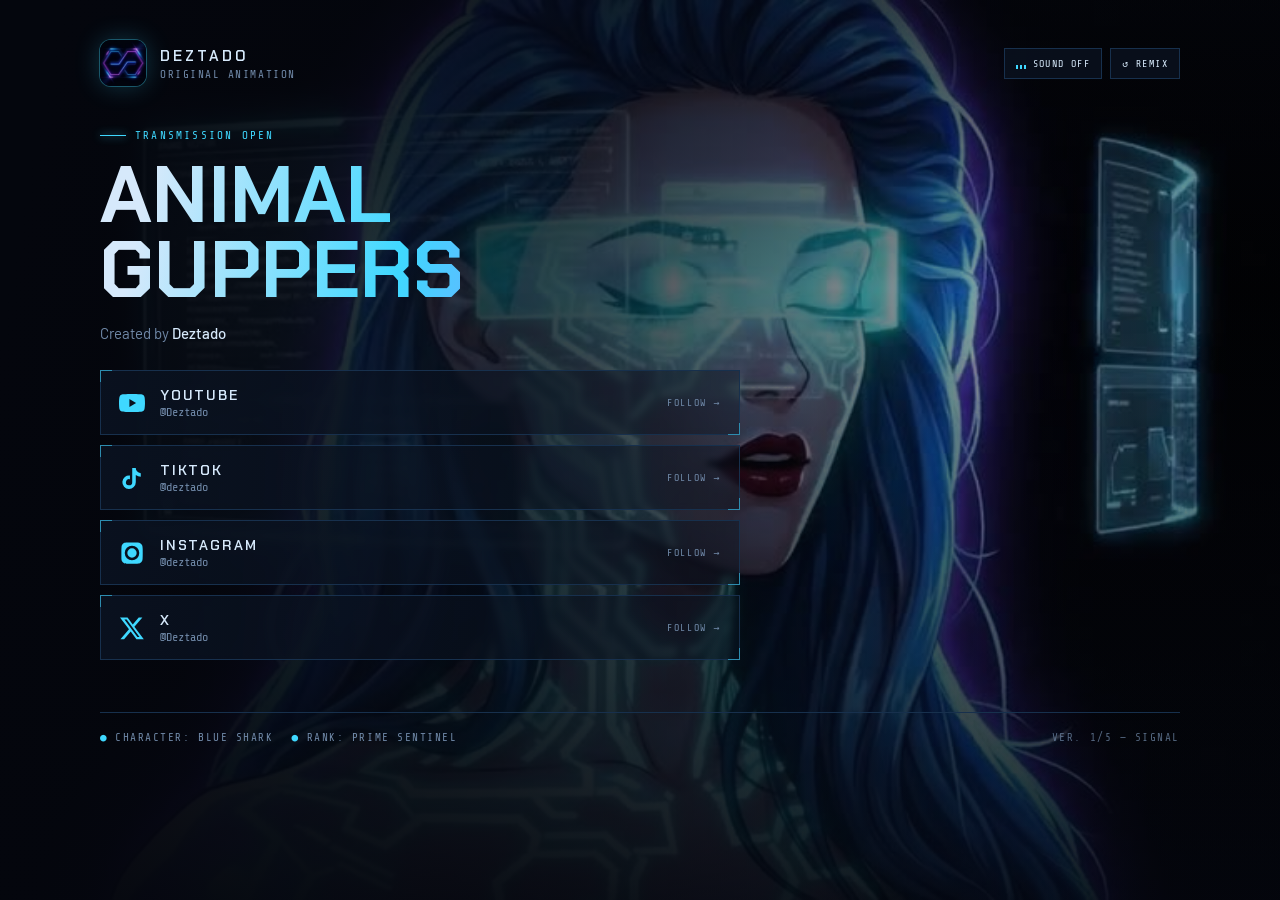
<file: index.html>
<!doctype html>
<html lang="en">
<head>
<meta charset="utf-8">
<meta name="viewport" content="width=device-width, initial-scale=1, viewport-fit=cover">
<meta name="description" content="Animal Guppers — original animated shorts by Deztado. Watch on YouTube, TikTok, Instagram and X.">
<meta name="theme-color" content="#04060d">
<link rel="icon" href="favicon.png" sizes="any">
<link rel="apple-touch-icon" href="favicon.png">
<meta property="og:type" content="website">
<meta property="og:site_name" content="Animal Guppers">
<meta property="og:title" content="Animal Guppers">
<meta property="og:description" content="Original animated shorts by Deztado.">
<meta property="og:url" content="https://animalguppers.com/">
<meta property="og:image" content="https://animalguppers.com/og.jpg">
<meta property="og:image:width" content="1200">
<meta property="og:image:height" content="630">
<meta name="twitter:card" content="summary_large_image">
<meta name="twitter:title" content="Animal Guppers">
<meta name="twitter:description" content="Original animated shorts by Deztado.">
<meta name="twitter:image" content="https://animalguppers.com/og.jpg">
<title>Animal Guppers</title>
<link rel="preconnect" href="https://fonts.googleapis.com">
<link rel="preconnect" href="https://fonts.gstatic.com" crossorigin>
<link rel="stylesheet" href="https://fonts.googleapis.com/css2?family=Chakra+Petch:wght@500;600;700&family=Barlow:wght@400;500&family=Share+Tech+Mono&display=swap">
<style>
  :root{
    /* overwritten per variant at runtime — these are variant 1 (Signal) */
    --void:#04060d; --panel:#0a1220; --line:#17304d;
    --key:#3fd8ff; --key2:#b06bff; --ice:#d6e9fb; --dim:#7089a8;
    --maxw:1120px;
    color-scheme:dark;
  }
  *{box-sizing:border-box}
  html,body{min-height:100%}
  body{
    margin:0; background:var(--void); color:var(--ice);
    font-family:"Barlow",system-ui,-apple-system,"Segoe UI",sans-serif;
    -webkit-font-smoothing:antialiased; overflow-x:hidden;
  }

  /* ---------- ambient ground ---------- */
  .ground{position:fixed;inset:0;pointer-events:none;z-index:0;overflow:hidden}
  .ground .grid{
    position:absolute;inset:-2px;
    background-image:
      linear-gradient(to right,rgba(255,255,255,.05) 1px,transparent 1px),
      linear-gradient(to bottom,rgba(255,255,255,.05) 1px,transparent 1px);
    background-size:64px 64px;
    mask-image:radial-gradient(ellipse 85% 70% at 50% 40%,#000 25%,transparent 78%);
    -webkit-mask-image:radial-gradient(ellipse 85% 70% at 50% 40%,#000 25%,transparent 78%);
    animation:drift 42s linear infinite;
  }
  .ground .bloom{
    position:absolute;inset:0;
    background:
      radial-gradient(ellipse 60% 45% at 78% 42%,color-mix(in srgb,var(--key) 13%,transparent),transparent 62%),
      radial-gradient(ellipse 48% 40% at 14% 78%,color-mix(in srgb,var(--key2) 11%,transparent),transparent 64%);
  }
  @keyframes drift{to{background-position:64px 64px,64px 64px}}

  /* full-bleed film for the cinema variants */
  .film{position:fixed;inset:0;z-index:0;overflow:hidden}
  .film video,.film img{width:100%;height:100%;object-fit:cover;display:block}
  .film::after{
    content:"";position:absolute;inset:0;
    background:
      linear-gradient(100deg,var(--void) 4%,color-mix(in srgb,var(--void) 72%,transparent) 44%,color-mix(in srgb,var(--void) 30%,transparent) 78%),
      linear-gradient(to bottom,color-mix(in srgb,var(--void) 55%,transparent),transparent 32%,color-mix(in srgb,var(--void) 88%,transparent));
  }
  body[data-scrim="heavy"] .film::after{
    background:
      linear-gradient(100deg,var(--void) 10%,color-mix(in srgb,var(--void) 88%,transparent) 48%,color-mix(in srgb,var(--void) 55%,transparent) 84%),
      linear-gradient(to bottom,color-mix(in srgb,var(--void) 70%,transparent),color-mix(in srgb,var(--void) 30%,transparent) 34%,color-mix(in srgb,var(--void) 92%,transparent));
  }
  body[data-mode="cinema"][data-align="center"] .film::after{
    background:
      radial-gradient(ellipse 72% 62% at 50% 46%,color-mix(in srgb,var(--void) 62%,transparent),var(--void) 88%),
      linear-gradient(to bottom,color-mix(in srgb,var(--void) 62%,transparent),transparent 34%,color-mix(in srgb,var(--void) 90%,transparent));
  }

  .wrap{
    position:relative;z-index:1;max-width:var(--maxw);margin:0 auto;
    padding-inline:20px;
    padding-block:clamp(20px,3.4vw,40px) clamp(30px,5vw,60px);
  }

  /* ---------- masthead ---------- */
  .mast{display:flex;align-items:center;gap:14px;margin-bottom:clamp(20px,3.6vw,34px)}
  .mark{
    width:46px;height:46px;flex:none;border-radius:11px;object-fit:cover;
    box-shadow:0 0 0 1px color-mix(in srgb,var(--key) 32%,transparent),0 0 26px color-mix(in srgb,var(--key) 24%,transparent);
  }
  .mast-meta{display:flex;flex-direction:column;gap:2px;min-width:0}
  .mast-name{font-family:"Chakra Petch",system-ui,sans-serif;font-weight:600;font-size:15px;letter-spacing:.20em;text-transform:uppercase}
  .mast-sub{font-family:"Share Tech Mono",ui-monospace,monospace;font-size:11px;letter-spacing:.14em;color:var(--dim);text-transform:uppercase}

  /* ---------- controls ---------- */
  .ctrls{margin-left:auto;display:flex;gap:8px;flex:none}
  .ctrl{
    display:inline-flex;align-items:center;gap:7px;
    background:color-mix(in srgb,var(--panel) 80%,transparent);
    border:1px solid var(--line);color:var(--ice);
    font-family:"Share Tech Mono",ui-monospace,monospace;font-size:10px;letter-spacing:.14em;text-transform:uppercase;
    padding:9px 11px;cursor:pointer;transition:border-color .2s ease,color .2s ease;
  }
  .ctrl:hover,.ctrl:focus-visible{border-color:color-mix(in srgb,var(--key) 60%,transparent);color:var(--key);outline:none}
  .ctrl:focus-visible{box-shadow:0 0 0 2px color-mix(in srgb,var(--key) 35%,transparent)}
  .ctrl .bars{display:inline-flex;align-items:flex-end;gap:2px;height:11px}
  .ctrl .bars i{width:2px;background:var(--key);height:4px;display:block}
  .ctrl[data-on="true"] .bars i{animation:eq .9s ease-in-out infinite}
  .ctrl[data-on="true"] .bars i:nth-child(2){animation-delay:.15s}
  .ctrl[data-on="true"] .bars i:nth-child(3){animation-delay:.3s}
  .ctrl[data-on="false"]{animation:nudge 2.6s ease-in-out infinite}
  @keyframes eq{0%,100%{height:3px}50%{height:11px}}
  @keyframes nudge{0%,88%,100%{border-color:var(--line)}92%{border-color:color-mix(in srgb,var(--key) 70%,transparent)}}

  /* ---------- contact-sheet wall (mode:"contact") ----------
     One image holds every clip in a grid and each tile shows a single cell of
     it, so the whole wall costs ONE request instead of 24.

     Rows sweep sideways at staggered speeds, alternating direction, and wrap.
     Sideways rather than the columns this started as: a 16:9 tile is wide, so a
     row of them is the axis the shape already points along, and opposing
     directions read as a sweep rather than as a list scrolling past.

     The cursor is a focus puller: tiles near it come up sharp and saturated,
     tiles away fall off - bounded, so nothing ever goes fully black or fully
     soft. Everything steps at 12Hz rather than 60, so the page carries the same
     on-twos cadence as the shorts. */
  .sheet{position:absolute;inset:0;display:flex;flex-direction:column;gap:6px;padding:6px;overflow:hidden}
  .sheet .row{flex:1 1 0;min-height:0;position:relative;overflow:hidden}
  .sheet .row .inner{position:absolute;top:0;bottom:0;left:0;display:flex;gap:6px;will-change:transform}
  .sheet .tile{
    height:100%;aspect-ratio:16/9;flex:none;
    background-repeat:no-repeat;
    outline:1px solid color-mix(in srgb,var(--ice) 7%,transparent);outline-offset:-1px;
    transform-origin:50% 50%;
  }

  /* Blue Shark over the wall.
     The stock hero rule leans on mix-blend-mode:screen and a soft mask, which
     works only because it was designed to sit on near-black. Screen KEEPS the
     lighter of the two layers, so over a bright contact wall her black backdrop
     stops disappearing and reads as a dark rectangle behind her. The fix is not
     a stronger mask - it is to stop faking it: hero-cut.webp carries real alpha,
     so the blend mode and the mask both come off. */
  body[data-mode="contact"] .hero img{
    mix-blend-mode:normal;
    mask-image:none;-webkit-mask-image:none;
    filter:drop-shadow(0 18px 34px rgba(0,0,0,.55));
  }
  body[data-mode="contact"] .hero{max-width:420px}

  /* Phone layout for the wall.
     The stock mobile rule pulls the hero to the top with order:-1, which is
     right for a cinema version where she IS the page. In contact mode it
     pushed the headline and all four follow links below the fold - you had to
     scroll to reach the only things on the page that do anything. The links
     are the point of the site, so here she comes after them and sits smaller;
     the wall behind is already carrying the picture. */
  @media (max-width:860px){
    body[data-mode="contact"] .hero{
      order:1;max-width:210px;justify-self:center;margin-block:4px 0;
      opacity:.92;
    }
  }

  /* The wall needs its own scrim. The cinema scrims were built to sit under a
     single moving image and they flatten 24 small ones into mud - scrim:"heavy"
     put 88% void across the middle of the frame and the wall simply vanished.
     This one is steep on the left, where the headline and the four links live,
     and lets go by about 62% across, which is the band the wall gets to itself.
     The bottom stop stays so the footer keeps its contrast. */
  body[data-mode="contact"] .film::after{
    background:
      linear-gradient(100deg,
        var(--void) 2%,
        color-mix(in srgb,var(--void) 92%,transparent) 30%,
        color-mix(in srgb,var(--void) 62%,transparent) 50%,
        color-mix(in srgb,var(--void) 18%,transparent) 68%,
        transparent 88%),
      linear-gradient(to bottom,
        color-mix(in srgb,var(--void) 48%,transparent),
        transparent 26%,
        color-mix(in srgb,var(--void) 78%,transparent));
  }

  /* ---------- content ---------- */
  .split{display:grid;grid-template-columns:1fr minmax(0,440px);gap:clamp(22px,4vw,48px);align-items:center}
  body[data-mode="cinema"] .split{grid-template-columns:minmax(0,640px);min-height:58vh;align-content:center}
  body[data-align="center"] .split{justify-items:center;text-align:center;justify-content:center}
  body[data-align="center"] .links{width:min(100%,460px);margin-inline:auto}

  .eyebrow{
    display:inline-flex;align-items:center;gap:9px;margin:0 0 16px;
    font-family:"Share Tech Mono",ui-monospace,monospace;font-size:11px;letter-spacing:.20em;
    text-transform:uppercase;color:var(--key);
  }
  .eyebrow::before{content:"";width:26px;height:1px;background:var(--key);box-shadow:0 0 8px var(--key)}
  body[data-align="center"] .eyebrow::after{content:"";width:26px;height:1px;background:var(--key);box-shadow:0 0 8px var(--key)}

  h1{
    font-family:"Chakra Petch",system-ui,sans-serif;font-weight:700;
    font-size:clamp(40px,8.4vw,80px);line-height:.94;margin:0;
    text-wrap:balance;text-transform:uppercase;
    background:linear-gradient(103deg,var(--ice) 8%,var(--key) 48%,var(--key2) 96%);
    -webkit-background-clip:text;background-clip:text;color:transparent;
  }
  .byline{font-size:15px;color:var(--dim);margin:16px 0 0}
  .byline b{color:var(--ice);font-weight:500}

  .links{list-style:none;margin:clamp(20px,3vw,28px) 0 0;padding:0;display:flex;flex-direction:column;gap:10px}
  .links a{
    position:relative;display:flex;align-items:center;gap:15px;padding:15px 18px;
    background:linear-gradient(94deg,color-mix(in srgb,var(--panel) 92%,transparent),color-mix(in srgb,var(--panel) 40%,transparent));
    border:1px solid var(--line);color:var(--ice);text-decoration:none;
    backdrop-filter:blur(3px);
    transition:border-color .22s ease,transform .22s ease,background .22s ease;
  }
  .links a::before,.links a::after{content:"";position:absolute;width:11px;height:11px;border:1px solid var(--key);opacity:.55;transition:opacity .22s ease}
  .links a::before{top:-1px;left:-1px;border-right:0;border-bottom:0}
  .links a::after{bottom:-1px;right:-1px;border-left:0;border-top:0}
  .links a:hover,.links a:focus-visible{
    border-color:color-mix(in srgb,var(--key) 55%,transparent);
    transform:translateX(5px);outline:none;
  }
  body[data-align="center"] .links a:hover,body[data-align="center"] .links a:focus-visible{transform:translateY(-3px)}
  .links a:hover::before,.links a:hover::after,.links a:focus-visible::before,.links a:focus-visible::after{opacity:1}
  .links a:focus-visible{box-shadow:0 0 0 2px color-mix(in srgb,var(--key) 35%,transparent)}
  .ico{width:26px;height:26px;flex:none;color:var(--key)}
  .ico svg{width:100%;height:100%;display:block;fill:currentColor}
  .ltext{display:flex;flex-direction:column;gap:1px;min-width:0;text-align:left}
  .lname{font-family:"Chakra Petch",system-ui,sans-serif;font-weight:600;font-size:14px;letter-spacing:.13em;text-transform:uppercase}
  .lhandle{font-family:"Share Tech Mono",ui-monospace,monospace;font-size:12px;color:var(--dim);overflow:hidden;text-overflow:ellipsis;white-space:nowrap}
  .lstat{margin-left:auto;flex:none;font-family:"Share Tech Mono",ui-monospace,monospace;font-size:10px;letter-spacing:.16em;text-transform:uppercase;color:var(--dim)}
  .links a[data-state="soon"]{opacity:.5}
  .links a[data-state="soon"] .lstat{color:var(--key2)}

  /* ---------- still hero (split mode) ---------- */
  .hero{position:relative;justify-self:center;width:100%;max-width:386px}
  body[data-mode="cinema"] .hero{display:none}
  .hero img{
    display:block;width:100%;height:auto;mix-blend-mode:screen;
    mask-image:radial-gradient(ellipse 72% 64% at 52% 38%,#000 46%,transparent 84%),linear-gradient(to bottom,#000 58%,transparent 92%);
    -webkit-mask-image:radial-gradient(ellipse 72% 64% at 52% 38%,#000 46%,transparent 84%),linear-gradient(to bottom,#000 58%,transparent 92%);
    mask-composite:intersect;-webkit-mask-composite:source-in;
  }
  .scan{position:absolute;left:0;right:0;height:22%;pointer-events:none;background:linear-gradient(to bottom,transparent,color-mix(in srgb,var(--key) 18%,transparent),transparent);animation:sweep 7.5s ease-in-out infinite}
  @keyframes sweep{0%{top:-22%}55%{top:100%}100%{top:100%}}
  .reticle{position:absolute;inset:auto 4% 30% auto;width:54px;height:54px;border:1px solid color-mix(in srgb,var(--key) 45%,transparent);border-radius:50%;pointer-events:none;animation:pulse 4.2s ease-in-out infinite}
  .reticle::after{content:"";position:absolute;inset:38%;border:1px solid color-mix(in srgb,var(--key) 62%,transparent);border-radius:50%}
  @keyframes pulse{0%,100%{transform:scale(1);opacity:.5}50%{transform:scale(1.14);opacity:.95}}

  /* ---------- footer ---------- */
  .foot{
    margin-top:clamp(30px,5vw,52px);padding-top:18px;border-top:1px solid var(--line);
    font-family:"Share Tech Mono",ui-monospace,monospace;font-size:11px;letter-spacing:.14em;
    text-transform:uppercase;color:var(--dim);display:flex;flex-wrap:wrap;gap:8px 18px;
  }
  body[data-align="center"] .foot{justify-content:center}
  .foot .dot{color:var(--key)}
  .foot #facts{display:contents}
  .foot .fact{display:inline-flex;align-items:center;gap:7px}
  .foot .vtag{margin-left:auto;opacity:.75}
  body[data-align="center"] .foot .vtag{margin-left:0}

  /* ---------- entrance ---------- */
  .rise{animation:rise .7s cubic-bezier(.2,.7,.3,1) both}
  @keyframes rise{from{opacity:0;transform:translateY(12px)}to{opacity:1;transform:none}}
  .links li{animation:rise .55s cubic-bezier(.2,.7,.3,1) both}
  .links li:nth-child(1){animation-delay:.14s}
  .links li:nth-child(2){animation-delay:.20s}
  .links li:nth-child(3){animation-delay:.26s}
  .links li:nth-child(4){animation-delay:.32s}

  @media (max-width:860px){
    .split,body[data-mode="cinema"] .split{grid-template-columns:1fr;gap:18px;min-height:0}
    .hero{max-width:290px;order:-1;margin-block:-6px -18px}
    .reticle{display:none}
    h1{font-size:clamp(38px,12vw,58px)}
    .links a{padding:14px 15px}
    .mast{flex-wrap:wrap}
    .ctrls{width:100%;margin-left:0;order:3}
    .film::after{background:linear-gradient(to bottom,color-mix(in srgb,var(--void) 40%,transparent),color-mix(in srgb,var(--void) 86%,transparent) 58%,var(--void))}
  }
  @media (prefers-reduced-motion:reduce){
    *,*::before,*::after{animation:none!important;transition:none!important}
  }
</style>
<style>
  *{box-sizing:border-box}
  :root{padding-top:env(safe-area-inset-top,0px);padding-bottom:env(safe-area-inset-bottom,0px)}
  img{max-width:100%}
  [hidden]{display:none!important}
</style>
<meta property="og:image:alt" content="Animal Guppers title card: a character in a pink pig helmet with glowing eyes and a pink hoodie against a night city">
<meta name="twitter:image:alt" content="Animal Guppers title card: a character in a pink pig helmet with glowing eyes and a pink hoodie against a night city">
<script type="application/ld+json">
{
 "@context": "https://schema.org",
 "@type": "WebSite",
 "name": "Animal Guppers",
 "url": "https://animalguppers.com/",
 "description": "Animal Guppers — original animated shorts by Deztado. Watch on YouTube, TikTok, Instagram and X.",
 "inLanguage": "en"
}
</script>
</head>
<body>
<div class="ground" aria-hidden="true"><div class="grid"></div><div class="bloom"></div></div>
<div class="film" id="film" aria-hidden="true" hidden></div>

<div class="wrap">
  <header class="mast">
    <img class="mark" id="mark" src="logo.jpg" alt="Deztado logo" width="46" height="46">
    <div class="mast-meta">
      <span class="mast-name" id="markName">Deztado</span>
      <span class="mast-sub" id="markSub">Original animation</span>
    </div>
    <div class="ctrls">
      <button class="ctrl" id="sound" type="button" data-on="false" aria-pressed="false">
        <span class="bars" aria-hidden="true"><i></i><i></i><i></i></span><span id="soundLabel">Sound off</span>
      </button>
      <button class="ctrl" id="shuffle" type="button" title="Show another version">&#8634; Remix</button>
    </div>
  </header>

  <main class="split">
    <section>
      <p class="eyebrow rise" id="eyebrow">Transmission open</p>
      <h1 class="rise" id="title">Animal Guppers</h1>
      <p class="byline rise" id="byline">Created by <b>Deztado</b></p>
      <ul class="links" id="links"></ul>
    </section>
    <figure class="hero">
      <img src="hero.jpg" alt="Animal Guppers character in blue tactical gear holding a shark helmet" width="700" height="1317" fetchpriority="high">
      <span class="scan" aria-hidden="true"></span>
      <span class="reticle" aria-hidden="true"></span>
    </figure>
  </main>

  <footer class="foot">
    <span id="facts"></span>
    <span class="vtag" id="vtag"></span>
  </footer>
</div>

<script>
/* ======================================================================
   EDIT HERE — identity, channels, and the rotating versions.
   Each visit advances to the next VERSION; "Remix" jumps ahead manually.
   To retire a version, delete its block. To add one, copy a block.
   ====================================================================== */
const SITE = {
  name:    "Deztado",
  tagline: "Original animation",
  title:   "Animal Guppers",
  byline:  'Created by <b>Deztado</b>',
  /* the bulleted line along the bottom — add or remove entries freely */
  facts: [ "Character: Blue Shark", "Rank: Prime Sentinel" ],
  channels: [
    { key:"youtube",   label:"YouTube",   handle:"@Deztado", url:"https://www.youtube.com/@Deztado",  state:"live" },
    { key:"tiktok",    label:"TikTok",    handle:"@deztado", url:"https://www.tiktok.com/@deztado",   state:"live" },
    { key:"instagram", label:"Instagram", handle:"@deztado", url:"https://www.instagram.com/deztado", state:"live" },
    { key:"x",         label:"X",         handle:"@Deztado", url:"https://x.com/Deztado",             state:"live" }
  ]
};

const VERSIONS = [
  /* The first four are untouched. The fifth is the only contact-sheet one. */

  { id:"signal", name:"Signal", eyebrow:"Transmission open", mode:"cinema", align:"left",
    video:"v-visor.mp4", poster:"p-visor.jpg", track:"a-neonpulse.mp3",
    css:{ void:"#04060d", panel:"#0a1220", line:"#17304d", key:"#3fd8ff", key2:"#b06bff", ice:"#d6e9fb", dim:"#7089a8" } },

  { id:"ignition", name:"Ignition", eyebrow:"Sequence engaged", mode:"cinema", align:"left",
    video:"v-garage.mp4", poster:"p-garage.jpg", track:"a-anthem.mp3",
    css:{ void:"#08050a", panel:"#160d14", line:"#3d1b2a", key:"#ff4d6d", key2:"#4fe3ff", ice:"#ffe3e9", dim:"#a8798a" } },

  { id:"predator", name:"Predator", eyebrow:"Mask online", mode:"cinema", align:"left",
    video:"v-predator.mp4", poster:"p-predator.jpg", track:"a-goldendream.mp3",
    css:{ void:"#02100c", panel:"#07201a", line:"#12463a", key:"#58ffc9", key2:"#ffd166", ice:"#dffdf3", dim:"#67a394" } },

  { id:"uplink", name:"Uplink", eyebrow:"Link established", mode:"cinema", align:"left", scrim:"heavy",
    video:"v-hunt.mp4", poster:"p-hunt.jpg", track:"a-frozenscream.mp3",
    css:{ void:"#030a14", panel:"#0a1826", line:"#1d3d5c", key:"#7fd4ff", key2:"#e8f6ff", ice:"#eaf6ff", dim:"#6d90ad" } },

  /* ---- the fifth: the wall, and her in front of it ----
     The wall is cs-anim.webp: 24 clips x 3 frames, every one verified to be a
     single continuous shot rather than a cut, so no tile flips between two
     unrelated pictures. Built by make_anim_sheet.py in D:\Video Library\_index.
     The palette below is hers, not the wall's: --key picks up the helmet, --key2
     the streak in her hair. a-neonpulse.mp3 is reused from Signal deliberately -
     there are four tracks and five versions, and the two blue versions are the
     pair that should share one. */
  { id:"sweep", name:"Sweep", eyebrow:"Sweep in progress", mode:"contact", align:"left",
    sheet:"cs-anim.webp", hero:"hero-cut.webp", track:"a-neonpulse.mp3",
    css:{ void:"#030814", panel:"#0a1526", line:"#1b3a5e", key:"#4fd3ff", key2:"#9b7bff", ice:"#e2f2ff", dim:"#7492b4" } }
];

/* ==================================================================== */

const ICONS = {
  youtube:'<svg viewBox="0 0 24 24" aria-hidden="true"><path d="M23.5 6.2a3 3 0 0 0-2.1-2.1C19.5 3.6 12 3.6 12 3.6s-7.5 0-9.4.5A3 3 0 0 0 .5 6.2C0 8.1 0 12 0 12s0 3.9.5 5.8a3 3 0 0 0 2.1 2.1c1.9.5 9.4.5 9.4.5s7.5 0 9.4-.5a3 3 0 0 0 2.1-2.1c.5-1.9.5-5.8.5-5.8s0-3.9-.5-5.8zM9.6 15.6V8.4l6.2 3.6-6.2 3.6z"/></svg>',
  tiktok:'<svg viewBox="0 0 24 24" aria-hidden="true"><path d="M16.6 5.8a4.8 4.8 0 0 1-1.1-3.1h-3.3v13.2a2.9 2.9 0 1 1-2.1-2.8v-3.3a6.2 6.2 0 1 0 5.4 6.1V9.3a8 8 0 0 0 4.6 1.5V7.5a4.8 4.8 0 0 1-3.5-1.7z"/></svg>',
  instagram:'<svg viewBox="0 0 24 24" aria-hidden="true"><path d="M12 2.2c3.2 0 3.6 0 4.9.1 1.2.1 1.8.2 2.2.4.6.2 1 .5 1.4.9.4.4.7.8.9 1.4.2.4.3 1 .4 2.2.1 1.3.1 1.7.1 4.9s0 3.6-.1 4.9c-.1 1.2-.2 1.8-.4 2.2-.2.6-.5 1-.9 1.4-.4.4-.8.7-1.4.9-.4.2-1 .3-2.2.4-1.3.1-1.7.1-4.9.1s-3.6 0-4.9-.1c-1.2-.1-1.8-.2-2.2-.4-.6-.2-1-.5-1.4-.9-.4-.4-.7-.8-.9-1.4-.2-.4-.3-1-.4-2.2C2.2 15.6 2.2 15.2 2.2 12s0-3.6.1-4.9c.1-1.2.2-1.8.4-2.2.2-.6.5-1 .9-1.4.4-.4.8-.7 1.4-.9.4-.2 1-.3 2.2-.4C8.4 2.2 8.8 2.2 12 2.2zm0 3.1A6.7 6.7 0 1 0 18.7 12 6.7 6.7 0 0 0 12 5.3zm0 11A4.3 4.3 0 1 1 16.3 12 4.3 4.3 0 0 1 12 16.3zm6.9-11.2a1.6 1.6 0 1 1-1.6-1.6 1.6 1.6 0 0 1 1.6 1.6z"/></svg>',
  x:'<svg viewBox="0 0 24 24" aria-hidden="true"><path d="M18.2 2.3h3.4l-7.4 8.5 8.7 11.5h-6.8l-5.3-7-6.1 7H1.3l7.9-9.1L.9 2.3h7l4.8 6.4zm-1.2 17.9h1.9L7.1 4.2H5z"/></svg>'
};

/* ---- which version? each visit advances one step ---- */
function pickIndex(){
  try{
    const k='ag.visit', n=(parseInt(localStorage.getItem(k)||'0',10)||0);
    localStorage.setItem(k,String(n+1));
    return n % VERSIONS.length;
  }catch(e){
    return Math.floor(Math.random()*VERSIONS.length);
  }
}
let idx = pickIndex();

/* ---- audio: browsers block autoplay with sound until someone interacts,
        so we try, and if refused we start on the first tap or key ---- */
const audio = new Audio();
audio.loop = true; audio.preload = 'auto'; audio.volume = 0.5;
const soundBtn = document.getElementById('sound');
const soundLabel = document.getElementById('soundLabel');
let wantSound = true, armed = false;

function paintSound(on){
  soundBtn.dataset.on = on ? 'true' : 'false';
  soundBtn.setAttribute('aria-pressed', on ? 'true' : 'false');
  soundLabel.textContent = on ? 'Sound on' : 'Sound off';
}
function start(){
  if(!wantSound) return Promise.resolve();
  return audio.play().then(function(){ paintSound(true); }).catch(function(){ paintSound(false); arm(); });
}
function arm(){
  if(armed) return; armed = true;
  const go = function(){
    nudgeFilm();
    if(!wantSound) return;   /* respect a deliberate "Sound off" */
    audio.play().then(function(){ paintSound(true); release(); }).catch(function(){});
  };
  const release = function(){
    armed = false;
    ['pointerdown','keydown','touchstart'].forEach(function(e){ window.removeEventListener(e, go); });
  };
  ['pointerdown','keydown','touchstart'].forEach(function(e){ window.addEventListener(e, go, {passive:true}); });
}
soundBtn.addEventListener('click', function(){
  wantSound = audio.paused;
  if(wantSound){ start(); } else { audio.pause(); paintSound(false); }
});

/* ---- render a version ---- */
const film = document.getElementById('film');

/* Muted video is normally allowed to autoplay, but a browser will refuse
   while the tab is still hidden — so a link opened in a background tab
   would sit on its poster frame forever. Retry when the page becomes
   visible, and again on the first tap or key press. */
let filmRetry = null;
function nudgeFilm(){
  const v = film.querySelector('video');
  if(v && v.paused) v.play().catch(function(){});
}
function playFilm(v){
  if(filmRetry){ document.removeEventListener('visibilitychange', filmRetry); filmRetry = null; }
  v.play().catch(function(){
    filmRetry = function(){
      if(document.visibilityState !== 'visible') return;
      document.removeEventListener('visibilitychange', filmRetry);
      filmRetry = null;
      v.play().catch(function(){});
    };
    document.addEventListener('visibilitychange', filmRetry);
  });
}

/* ---- contact-sheet wall ----
   Returns its own teardown. Without that, Remix would leave the previous
   wall's requestAnimationFrame loop and pointer listeners running, and they
   would stack up one per press. */
const SHEET = {
  cols: 6,          /* clips across the source image                          */
  clipRows: 4,      /* clip rows; 6 x 4 = the 24 clips                        */
  frames: 3,        /* frames per clip, stacked vertically inside its cell.
                       Was 1 while cs1.jpg was a sheet of stills. cs-anim.webp
                       carries three frames per clip, checked for continuity -
                       no tile flips between two different shots.             */
  flipHz: 6         /* half the drift's 12Hz, so the tiles read as texture
                       rather than as a second thing competing for the eye    */
};
/* Frames play 0,1,2,1 - a ping-pong. A plain 0,1,2 loop snaps back to the
   start every third frame and the whole wall twitches in unison. */
const PINGPONG = [0, 1, 2, 1];

let sheetStop = null;

function buildSheet(V){
  /* `reduce` used to be an off switch and the wall simply died - which is
     what his phone was showing, measured at 1 distinct row position across
     30 frames. The query asks for motion to be REDUCED. So: keep moving,
     slowly. CALM is the multiplier the whole wall runs at. */
  const mq      = matchMedia('(prefers-reduced-motion: reduce)');
  let   reduce  = mq.matches;
  const CALM    = 0.30;                 /* drift speed when reduce is on */
  /* 96 tiles each carrying an animated blur is the single most expensive
     thing here, and phones are where it hurts. 520 is the width the tile
     sizing already switches on, so nothing wider changes at all. */
  const softBlur = (window.innerWidth || 9999) >= 520;
  /* read once was the bug: change the OS setting and the page kept its old
     answer until something else forced a rebuild */
  const onMQ = function(e){ reduce = e.matches; };
  if(mq.addEventListener) mq.addEventListener('change', onMQ);
  const frames  = SHEET.frames|0 || 1;
  const imgRows = SHEET.clipRows * frames;      /* total rows in the image */
  const wrapEl  = document.createElement('div');
  wrapEl.className = 'sheet';

  const W = film.clientWidth  || window.innerWidth;
  const H = film.clientHeight || window.innerHeight;

  /* How many bands.
     This was H/230, which gave four bands and 218px-tall tiles - so big that
     only about three and a half clips were visible per row and the thing
     stopped reading as a contact sheet at all. A contact sheet is legible
     because it shows MANY frames at once, and on a 390px phone a 16:9 tile was
     362px wide - ONE clip visible at a time, which is a slideshow, not a wall.

     The real constraint is not a tile size, it is how many clips are visible
     at once - so the cap is expressed that way: never so tall that fewer than
     ~3.6 tiles fit across. At 1440 and at 1280 that is not the binding limit,
     so the wide layout comes out byte-identical to the one that was already
     right; at 820 it is binding, which is what stops a tablet from showing two
     enormous tiles the way the phone showed one. Desktop was not the
     complaint, and this deliberately does not change it. */
  const target = W < 520 ? 104 : Math.min(230, W * 9 / (16 * 3.6));
  const nRows  = Math.max(4, Math.min(10, Math.round(H / target)));
  const rowH  = (H - 6 * (nRows + 1)) / nRows;
  const tileW = rowH * 16 / 9;

  const rows = [], tiles = [];

  for(let r = 0; r < nRows; r++){
    const row   = document.createElement('div'); row.className = 'row';
    const inner = document.createElement('div'); inner.className = 'inner';

    /* Each band takes one clip-row of the source, and starts at a different
       column, so two bands showing the same clip-row are not in step. */
    const cy    = r % SHEET.clipRows;
    const shift = r * 2;
    const runW  = SHEET.cols * (tileW + 6);
    /* enough whole runs that the strip still covers the viewport at its
       furthest displacement, which is one full run */
    const runs  = Math.max(2, Math.ceil(W / runW) + 1);

    for(let pass = 0; pass < runs; pass++){
      for(let k = 0; k < SHEET.cols; k++){
        const cx = (k + shift) % SHEET.cols;
        const t  = document.createElement('div');
        t.className = 'tile';
        t.style.backgroundImage = 'url(' + V.sheet + ')';
        t.style.backgroundSize  = (SHEET.cols * 100) + '% ' + (imgRows * 100) + '%';
        t.style.backgroundPositionX = (cx * 100 / (SHEET.cols - 1)) + '%';
        tiles.push({
          el: t, row: r, cy: cy,
          /* a per-tile phase, so the wall does not flip as one animal */
          phase: (r * 7 + k * 3) % PINGPONG.length,
          frame: -1
        });
        inner.appendChild(t);
      }
    }
    row.appendChild(inner); wrapEl.appendChild(row);
    rows.push({
      inner: inner,
      dir:   r % 2 ? -1 : 1,              /* alternate, so it sweeps */
      speed: 18 + r * 7,                  /* px per second           */
      off:   r * 137,
      runW:  runW,
      x:     0
    });
  }
  film.appendChild(wrapEl);

  function measure(){
    tiles.forEach(function(t){
      t.left = t.el.offsetLeft; t.w = t.el.offsetWidth;
      t.cyPx = t.el.parentElement.parentElement.offsetTop + t.el.offsetHeight / 2;
    });
  }
  measure();

  let ptr = null, amb = 1, raf = 0, last = -1, rt = 0;
  const t0 = performance.now();
  const onMove = function(e){
    const r = film.getBoundingClientRect();
    ptr = {x: e.clientX - r.left, y: e.clientY - r.top};
  };
  const onLeave  = function(){ ptr = null; };
  const onResize = function(){ clearTimeout(rt); rt = setTimeout(function(){
    if(sheetStop){ sheetStop(); sheetStop = null; }
    film.innerHTML = ''; sheetStop = buildSheet(V);   /* tile size is derived */
  }, 200); };
  window.addEventListener('pointermove',  onMove,  {passive:true});
  window.addEventListener('pointerleave', onLeave, {passive:true});
  window.addEventListener('resize', onResize);

  function frame(now){
    const t    = (now - t0) / 1000;
    const step = Math.floor(t * 12);          /* on twos: 12 steps a second */
    if(step !== last){
      last = step;
      const tq = step / 12;
      amb += ((ptr ? 0 : 1) - amb) * 0.18;
      const R = Math.max(200, Math.min(360, W * 0.28));

      for(let i = 0; i < rows.length; i++){
        const c = rows[i];
        const o = (tq * c.speed * (reduce ? CALM : 1) + c.off) % c.runW;
        /* both directions stay inside [-runW, 0]; the strip is wide enough
           that the viewport is covered across that whole span */
        c.x = c.dir > 0 ? -o : -(c.runW - o);
        c.inner.style.transform = 'translateX(' + c.x.toFixed(1) + 'px)';
      }

      /* the flip, dormant while frames === 1 */
      const fStep = Math.floor(t * SHEET.flipHz * (reduce ? 0.25 : 1));

      for(let i = 0; i < tiles.length; i++){
        const ti = tiles[i], c = rows[ti.row];

        if(frames > 1){
          const f = PINGPONG[(fStep + ti.phase) % PINGPONG.length];
          if(f !== ti.frame){
            ti.frame = f;
            const imgRow = ti.cy * frames + f;
            ti.el.style.backgroundPositionY = (imgRow * 100 / (imgRows - 1)) + '%';
          }
        } else if(ti.frame < 0){
          ti.frame = 0;
          ti.el.style.backgroundPositionY = (ti.cy * 100 / (imgRows - 1)) + '%';
        }

        const cx = ti.left + c.x + ti.w / 2;
        let f2 = 0;
        if(ptr){
          const dx = ptr.x - cx, dy = ptr.y - ti.cyPx;
          f2 = Math.max(0, 1 - Math.sqrt(dx*dx + dy*dy) / R);
          f2 = f2 * f2 * (3 - 2 * f2);
        }
        f2 = Math.max(f2, amb * 0.62);          /* resting state, never black */
        ti.el.style.opacity = (0.42 + 0.58 * f2).toFixed(3);
        ti.el.style.filter  = 'saturate(' + (0.55 + 0.65 * f2).toFixed(3) + ') brightness('
          + (0.82 + 0.34 * f2).toFixed(3) + ')' + ((reduce || !softBlur) ? '' : ' blur(' + ((1 - f2) * 2.2).toFixed(2) + 'px)');
        ti.el.style.transform = 'scale(' + (1 + 0.04 * f2).toFixed(4) + ')';
      }
    }
    raf = requestAnimationFrame(frame);
  }
  raf = requestAnimationFrame(frame);

  return function stop(){
    cancelAnimationFrame(raf);
    if(mq.removeEventListener) mq.removeEventListener('change', onMQ);
    clearTimeout(rt);
    window.removeEventListener('pointermove',  onMove);
    window.removeEventListener('pointerleave', onLeave);
    window.removeEventListener('resize', onResize);
  };
}

function apply(i, restartAudio){
  const V = VERSIONS[i];
  const r = document.documentElement.style;
  Object.keys(V.css).forEach(function(k){ r.setProperty('--' + k, V.css[k]); });

  document.body.dataset.mode  = V.mode;
  document.body.dataset.align = V.align;
  document.body.dataset.scrim = V.scrim || 'normal';
  document.getElementById('eyebrow').textContent = V.eyebrow;
  document.getElementById('vtag').textContent = 'Ver. ' + (i+1) + '/' + VERSIONS.length + ' — ' + V.name;

  /* the hero art: hero-cut.webp has real alpha and is used where the page is
     bright; hero.jpg stays the default for any future non-cinema version that
     sits on the dark panel and wants the screen blend. */
  const heroImg = document.querySelector('.hero img');
  if(heroImg){
    const wantHero = V.hero || 'hero.jpg';
    if(!heroImg.src.endsWith(wantHero)) heroImg.src = wantHero;
  }

  if(sheetStop){ sheetStop(); sheetStop = null; }
  film.innerHTML = '';
  if(V.mode === 'contact' && V.sheet){
    film.hidden = false;
    sheetStop = buildSheet(V);
  } else if(V.mode === 'cinema' && V.video){
    const v = document.createElement('video');
    v.src = V.video; v.poster = V.poster || '';
    v.muted = true; v.loop = true; v.autoplay = true; v.playsInline = true;
    v.setAttribute('muted',''); v.setAttribute('playsinline','');
    film.appendChild(v);
    film.hidden = false;
    playFilm(v);
  } else {
    film.hidden = true;
  }

  if(restartAudio || audio.getAttribute === undefined){ /* no-op guard */ }
  const nextTrack = V.track;
  if(audio.dataset.src !== nextTrack){
    audio.dataset.src = nextTrack;
    audio.src = nextTrack;
    if(!audio.paused || wantSound) start();
  }
}

/* ---- static content ---- */
document.getElementById('markName').textContent = SITE.name;
document.getElementById('markSub').textContent  = SITE.tagline;
document.getElementById('title').textContent    = SITE.title;
document.getElementById('byline').innerHTML     = SITE.byline;
document.getElementById('facts').innerHTML = SITE.facts.map(function(f){
  return '<span class="fact"><span class="dot">&#9679;</span> ' + f + '</span>';
}).join('');
document.getElementById('links').innerHTML = SITE.channels.map(function(c){
  const soon = c.state === 'soon';
  return '<li><a href="' + c.url + '" target="_blank" rel="noopener noreferrer" data-state="' + c.state + '">'
    + '<span class="ico">' + (ICONS[c.key] || '') + '</span>'
    + '<span class="ltext"><span class="lname">' + c.label + '</span><span class="lhandle">' + c.handle + '</span></span>'
    + '<span class="lstat">' + (soon ? 'Coming soon' : 'Follow &#8594;') + '</span></a></li>';
}).join('');

document.getElementById('shuffle').addEventListener('click', function(){
  idx = (idx + 1) % VERSIONS.length;
  try{ localStorage.setItem('ag.visit', String(idx + 1)); }catch(e){}
  apply(idx, true);
});

apply(idx, false);
paintSound(false);
/* Wire the tap-to-start fallback unconditionally. An autoplay attempt can
   stay pending forever instead of being rejected, and in that case the
   .catch() inside start() never runs — so arming only on rejection left
   the page with no way to start the music or the video at all. */
arm();
start();
</script>
</body>
</html>
</file>
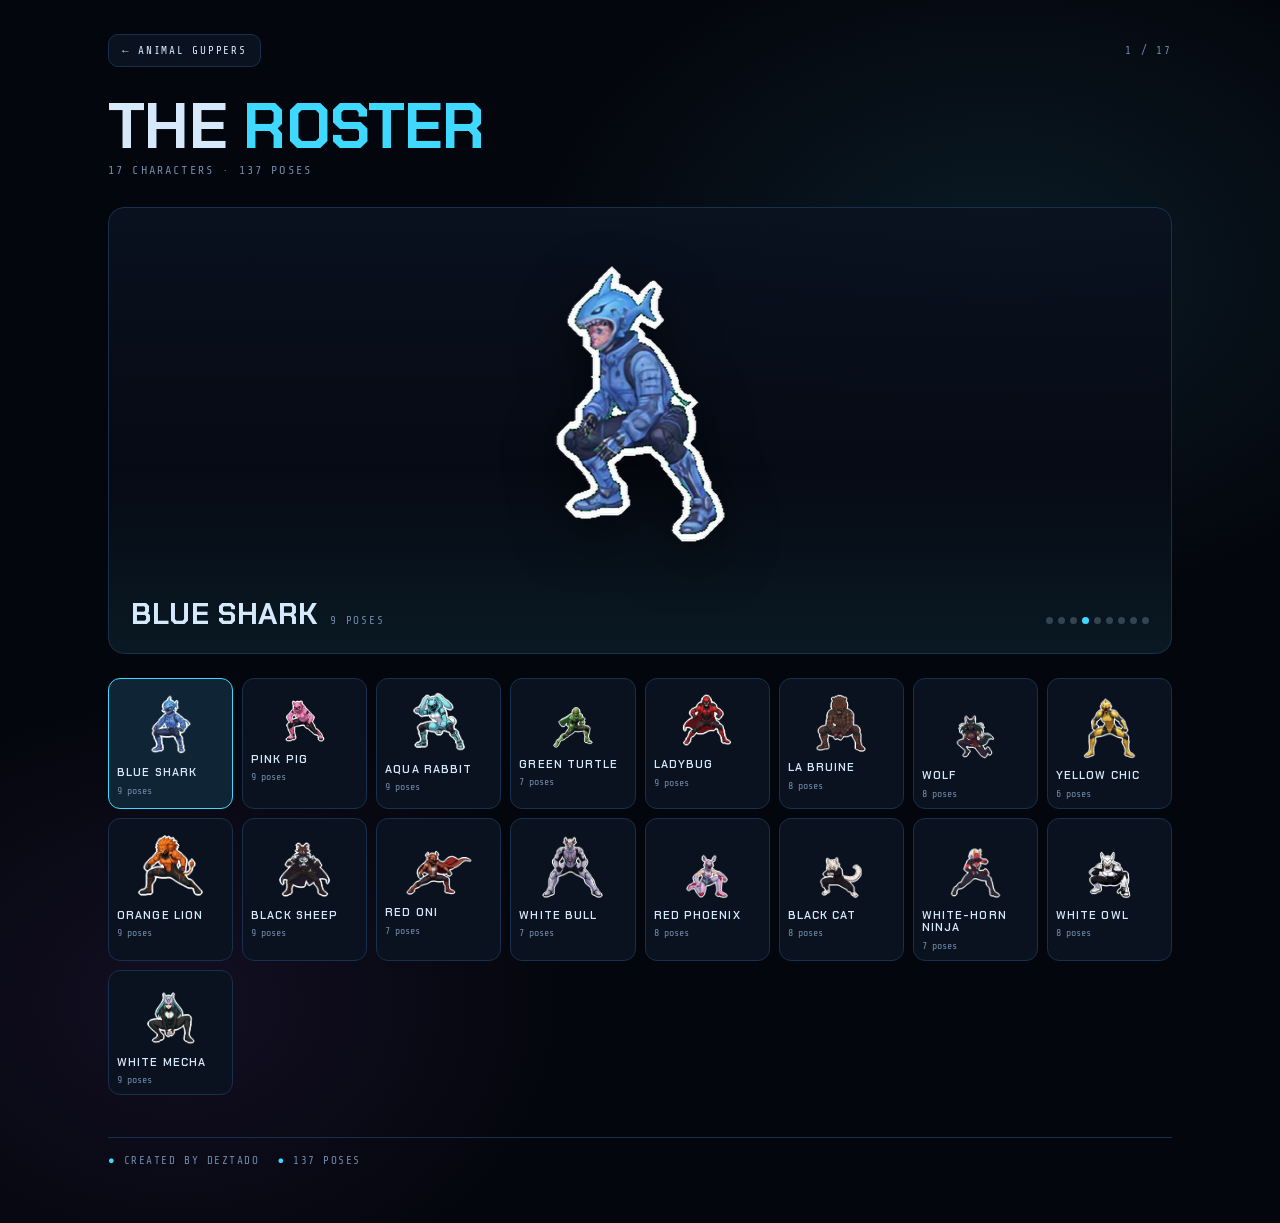
<file: roster.html>
<!doctype html>
<html lang="en">
<head>
<meta charset="utf-8">
<meta name="viewport" content="width=device-width, initial-scale=1, viewport-fit=cover">
<meta name="description" content="The Animal Guppers roster — every character, every pose. Original animated shorts by Deztado.">
<meta name="theme-color" content="#04060d">
<link rel="icon" href="favicon.png" sizes="any">
<meta property="og:type" content="website">
<meta property="og:site_name" content="Animal Guppers">
<meta property="og:title" content="Animal Guppers — Roster">
<meta property="og:description" content="Every character, every pose.">
<meta property="og:url" content="https://animalguppers.com/roster.html">
<meta property="og:image" content="https://animalguppers.com/og.jpg">
<meta name="twitter:card" content="summary_large_image">
<title>Roster — Animal Guppers</title>
<link rel="preconnect" href="https://fonts.googleapis.com">
<link rel="preconnect" href="https://fonts.gstatic.com" crossorigin>
<link rel="stylesheet" href="https://fonts.googleapis.com/css2?family=Chakra+Petch:wght@500;600;700&family=Barlow:wght@400;500&family=Share+Tech+Mono&display=swap">
<style>
  :root{
    --void:#04060d; --panel:#0a1220; --line:#17304d;
    --key:#3fd8ff; --key2:#b06bff; --ice:#d6e9fb; --dim:#7089a8;
    --maxw:1120px; color-scheme:dark;
  }
  *{box-sizing:border-box}
  html,body{margin:0;padding:0}
  body{
    background:var(--void);color:var(--ice);
    font-family:"Barlow",system-ui,-apple-system,"Segoe UI",sans-serif;
    min-height:100dvh;
    background-image:
      radial-gradient(ellipse 60% 45% at 78% 22%,color-mix(in srgb,var(--key) 10%,transparent),transparent 62%),
      radial-gradient(ellipse 48% 40% at 14% 82%,color-mix(in srgb,var(--key2) 9%,transparent),transparent 64%);
  }
  .wrap{max-width:var(--maxw);margin:0 auto;padding:clamp(18px,4vw,34px) clamp(16px,4vw,28px) 56px}

  .mast{display:flex;align-items:center;gap:12px;margin-bottom:clamp(18px,4vw,30px)}
  .mast a.back{
    display:inline-flex;align-items:center;gap:8px;text-decoration:none;color:var(--ice);
    border:1px solid var(--line);border-radius:10px;padding:9px 13px;background:var(--panel);
    font-family:"Share Tech Mono",ui-monospace,monospace;font-size:11px;letter-spacing:.16em;text-transform:uppercase;
  }
  .mast a.back:hover{border-color:color-mix(in srgb,var(--key) 55%,var(--line))}
  .mast .tag{margin-left:auto;font-family:"Share Tech Mono",ui-monospace,monospace;
    font-size:11px;letter-spacing:.16em;text-transform:uppercase;color:var(--dim)}

  h1{
    font-family:"Chakra Petch",system-ui,sans-serif;font-weight:700;
    font-size:clamp(34px,7vw,64px);line-height:.94;letter-spacing:-.01em;margin:0 0 6px;
    text-transform:uppercase;
  }
  h1 span{color:var(--key)}
  .sub{font-family:"Share Tech Mono",ui-monospace,monospace;font-size:12px;
    letter-spacing:.18em;text-transform:uppercase;color:var(--dim);margin:0 0 clamp(20px,4vw,30px)}

  /* ---------- stage: the selected character, cycling ---------- */
  .stage{
    position:relative;border:1px solid var(--line);border-radius:16px;background:
      linear-gradient(180deg,color-mix(in srgb,var(--panel) 92%,transparent),var(--void));
    overflow:hidden;margin-bottom:clamp(16px,3vw,24px);
  }
  .stage .floor{
    position:absolute;left:0;right:0;bottom:0;height:42%;pointer-events:none;
    background:linear-gradient(to top,color-mix(in srgb,var(--key) 9%,transparent),transparent);
  }
  .figure{
    height:clamp(240px,42vw,340px);margin:clamp(18px,3vw,26px) auto clamp(14px,2vw,20px);
    background-repeat:no-repeat;background-position:0 0;
    /* width and background-size are set per character in JS */
    filter:drop-shadow(0 16px 26px rgba(0,0,0,.55));
  }
  .plate{
    display:flex;align-items:baseline;gap:12px;flex-wrap:wrap;
    padding:0 clamp(14px,3vw,22px) clamp(14px,3vw,20px);position:relative;
  }
  .plate .nm{font-family:"Chakra Petch",system-ui,sans-serif;font-weight:700;
    font-size:clamp(20px,4vw,30px);letter-spacing:.02em;text-transform:uppercase}
  .plate .meta{font-family:"Share Tech Mono",ui-monospace,monospace;font-size:11px;
    letter-spacing:.16em;text-transform:uppercase;color:var(--dim)}
  .plate .pips{display:flex;gap:5px;margin-left:auto;align-items:center}
  .pip{width:7px;height:7px;border-radius:50%;background:color-mix(in srgb,var(--ice) 22%,transparent)}
  .pip.on{background:var(--key)}

  /* ---------- the picker ---------- */
  .grid{display:grid;grid-template-columns:repeat(auto-fill,minmax(112px,1fr));gap:9px}
  .chip{
    position:relative;border:1px solid var(--line);border-radius:12px;background:var(--panel);
    padding:8px 8px 9px;cursor:pointer;text-align:left;color:inherit;font:inherit;
    display:flex;flex-direction:column;gap:6px;transition:border-color .15s,transform .15s;
  }
  .chip:hover,.chip:focus-visible{border-color:color-mix(in srgb,var(--key) 55%,var(--line));transform:translateY(-2px);outline:none}
  .chip[aria-pressed="true"]{border-color:var(--key);background:color-mix(in srgb,var(--key) 9%,var(--panel))}
  .chip .thumb{
    height:76px;background-repeat:no-repeat;background-position:0 bottom;
  }
  /* Placeholder for a thumb whose strip has not been fetched yet. Scoped to
     :not([data-loaded]) on purpose — once the strip is in, this disappears,
     so it never leaves a tinted rectangle showing through the transparent
     parts of a character cutout. */
  .chip .thumb:not([data-loaded]){
    background-color:color-mix(in srgb,var(--ice) 5%,transparent);border-radius:6px;
  }
  .chip .cn{font-family:"Chakra Petch",system-ui,sans-serif;font-weight:600;font-size:11px;
    letter-spacing:.10em;text-transform:uppercase;line-height:1.15}
  .chip .cc{font-family:"Share Tech Mono",ui-monospace,monospace;font-size:10px;color:var(--dim)}

  .foot{
    margin-top:clamp(26px,5vw,42px);padding-top:16px;border-top:1px solid var(--line);
    font-family:"Share Tech Mono",ui-monospace,monospace;font-size:11px;letter-spacing:.14em;
    text-transform:uppercase;color:var(--dim);display:flex;gap:8px 18px;flex-wrap:wrap;
  }
  .foot .dot{color:var(--key)}

  @media (prefers-reduced-motion:reduce){
    *,*::before,*::after{animation:none!important;transition:none!important}
  }
</style>
<meta property="og:image:width" content="1200">
<meta property="og:image:height" content="630">
<meta property="og:image:alt" content="Animal Guppers title card: a character in a pink pig helmet with glowing eyes and a pink hoodie against a night city">
<meta name="twitter:image:alt" content="Animal Guppers title card: a character in a pink pig helmet with glowing eyes and a pink hoodie against a night city">
</head>
<body>
<div class="wrap">

  <div class="mast">
    <a class="back" href="./">&#8592; Animal Guppers</a>
    <span class="tag" id="tag"></span>
  </div>

  <h1>The <span>Roster</span></h1>
  <p class="sub" id="sub"></p>

  <section class="stage">
    <span class="floor" aria-hidden="true"></span>
    <div class="figure" id="figure" role="img" aria-label=""></div>
    <div class="plate">
      <span class="nm" id="nm"></span>
      <span class="meta" id="meta"></span>
      <span class="pips" id="pips" aria-hidden="true"></span>
    </div>
  </section>

  <div class="grid" id="grid"></div>

  <footer class="foot">
    <span><span class="dot">&#9679;</span> Created by Deztado</span>
    <span><span class="dot">&#9679;</span> <span id="cnt"></span></span>
  </footer>
</div>

<script>
/* ======================================================================
   THE ROSTER. Generated from roster/roster_manifest.json — cell widths come
   from the strips themselves, so the page cannot drift from the art.
   ====================================================================== */
const ROSTER = [{"id":"blueshark","name":"Blue Shark","n":9,"cw":427,"ch":340},{"id":"pinkpig","name":"Pink Pig","n":9,"cw":525,"ch":340},{"id":"aquarabbit","name":"Aqua Rabbit","n":9,"cw":450,"ch":340},{"id":"greenturtle","name":"Green Turtle","n":7,"cw":486,"ch":340},{"id":"ladybug","name":"Ladybug","n":9,"cw":482,"ch":340},{"id":"labruine","name":"La Bruine","n":8,"cw":458,"ch":340},{"id":"wolf","name":"Wolf","n":8,"cw":281,"ch":340},{"id":"yellowchic","name":"Yellow Chic","n":6,"cw":310,"ch":340},{"id":"orangelion","name":"Orange Lion","n":9,"cw":409,"ch":340},{"id":"blacksheep","name":"Black Sheep","n":9,"cw":353,"ch":340},{"id":"redoni","name":"Red Oni","n":7,"cw":426,"ch":340},{"id":"whitebull","name":"White Bull","n":7,"cw":398,"ch":340},{"id":"redphoenix","name":"Red Phoenix","n":8,"cw":340,"ch":340},{"id":"blackcat","name":"Black Cat","n":8,"cw":296,"ch":340},{"id":"whitehornninja","name":"White-Horn Ninja","n":7,"cw":316,"ch":340},{"id":"whiteowl","name":"White Owl","n":8,"cw":305,"ch":340},{"id":"whitemecha","name":"White Mecha","n":9,"cw":444,"ch":340}];

const CELL_H = 340;          /* every strip is packed to this height */
const HZ     = 12;           /* on twos — the same cadence as the shorts */

const reduce = matchMedia('(prefers-reduced-motion: reduce)').matches;
const figure = document.getElementById('figure');
const grid   = document.getElementById('grid');
const pipsEl = document.getElementById('pips');

let sel = 0, frame = 0, raf = 0, last = -1, t0 = performance.now();

/* ---- build the picker ---- */
/* ⚠️ THE STRIPS ARE LOADED ON DEMAND, NOT UP FRONT.
   A chip shows pose 0 of a character, but the only thing that can supply it
   is the character's FULL strip (roster/<id>.webp, 115–240 KB each). An image
   cannot be fetched in part, so setting background-image on all 17 chips at
   build time downloaded 2.81 MB before the page was usable — on a phone, over
   mobile data, for a picker mostly below the fold.

   So: record the URL, don't fetch it. An IntersectionObserver fetches each
   strip just before its chip scrolls into view and then stops watching it.
   The stage still loads exactly one strip immediately (the selected
   character), which is the 175 KB that first paint actually needs. */
const thumbs = [];

ROSTER.forEach(function(c, i){
  const b = document.createElement('button');
  b.className = 'chip'; b.type = 'button';
  b.setAttribute('aria-pressed', i === 0 ? 'true' : 'false');
  b.innerHTML = '<span class="thumb"></span>'
              + '<span class="cn">' + c.name + '</span>'
              + '<span class="cc">' + c.n + ' poses</span>';
  /* The thumb shows pose 0 ONLY.
     It must be exactly one cell wide. Left at the chip's full width it is
     ~112px while a narrow character's scaled cell is ~63px, so the next pose
     in the strip bleeds in and the chip shows two figures. Scale to fit the
     chip in BOTH axes, then size the element to that one cell and centre it. */
  const th = b.querySelector('.thumb');
  const s  = Math.min(76 / CELL_H, 92 / c.cw);
  th.style.width  = (c.cw * s) + 'px';
  th.style.height = (CELL_H * s) + 'px';
  th.style.marginInline = 'auto';
  th.style.backgroundSize  = (c.cw * c.n * s) + 'px ' + (CELL_H * s) + 'px';
  th.style.backgroundPositionX = '0px';
  /* width/height are set inline above, so a deferred strip cannot reflow the
     grid when it arrives — the box is already the right size. */
  th.dataset.strip = 'roster/' + c.id + '.webp';
  thumbs.push(th);
  b.addEventListener('click', function(){ select(i); });
  grid.appendChild(b);
});

function loadThumb(th){
  if (th.dataset.loaded) return;
  th.dataset.loaded = '1';
  th.style.backgroundImage = 'url(' + th.dataset.strip + ')';
}

if ('IntersectionObserver' in window){
  /* 300px of margin so a strip is already decoding by the time the chip is
     actually visible — scrolling the picker should not show empty boxes. */
  const io = new IntersectionObserver(function(entries){
    entries.forEach(function(e){
      if (e.isIntersecting){ loadThumb(e.target); io.unobserve(e.target); }
    });
  }, {rootMargin: '300px 0px'});
  thumbs.forEach(function(th){ io.observe(th); });
} else {
  /* No observer: behave exactly as before rather than showing blank chips. */
  thumbs.forEach(loadThumb);
}

function select(i){
  sel = i; frame = 0; t0 = performance.now();
  const c = ROSTER[i];
  [].forEach.call(grid.children, function(el, k){
    el.setAttribute('aria-pressed', k === i ? 'true' : 'false');
  });
  const h = figure.clientHeight || 340;
  const s = h / CELL_H;
  figure.style.width = (c.cw * s) + 'px';
  figure.style.backgroundImage = 'url(roster/' + c.id + '.webp)';
  figure.style.backgroundSize  = (c.cw * c.n * s) + 'px ' + h + 'px';
  figure.setAttribute('aria-label', c.name + ', ' + c.n + ' poses');
  /* Clicking a chip means its strip is wanted now; the stage fetch above and
     this call hit the same URL, so the browser serves one request. */
  if (thumbs[i]) loadThumb(thumbs[i]);
  document.getElementById('nm').textContent   = c.name;
  document.getElementById('meta').textContent = c.n + ' poses';
  document.getElementById('tag').textContent  = (i + 1) + ' / ' + ROSTER.length;
  pipsEl.innerHTML = '';
  for (let k = 0; k < c.n; k++){
    const p = document.createElement('span');
    p.className = 'pip' + (k === 0 ? ' on' : '');
    pipsEl.appendChild(p);
  }
  draw(0);
}

function draw(f){
  const c = ROSTER[sel];
  const h = figure.clientHeight || 340;
  const s = h / CELL_H;
  figure.style.backgroundPositionX = (-f * c.cw * s) + 'px';
  const kids = pipsEl.children;
  for (let k = 0; k < kids.length; k++) kids[k].className = 'pip' + (k === f ? ' on' : '');
}

/* One rAF loop owns the cycle. Stepped at 12Hz rather than every frame, so
   the poses read as animation on twos instead of a smooth slideshow. */
function tick(now){
  const step = Math.floor((now - t0) / 1000 * HZ);
  if (step !== last){
    last = step;
    frame = step % ROSTER[sel].n;
    draw(frame);
  }
  raf = requestAnimationFrame(tick);
}

let rt = 0;
addEventListener('resize', function(){
  clearTimeout(rt);
  rt = setTimeout(function(){ select(sel); }, 150);
});

document.getElementById('sub').textContent =
  ROSTER.length + ' characters · ' + ROSTER.reduce(function(a,c){return a+c.n;},0) + ' poses';
document.getElementById('cnt').textContent =
  ROSTER.reduce(function(a,c){return a+c.n;},0) + ' poses';

select(0);
/* Reduced motion holds pose 0 rather than stopping on whatever frame it
   happened to reach — a still roster should look composed, not paused. */
if (!reduce) raf = requestAnimationFrame(tick);
</script>
</body>
</html>
</file>
